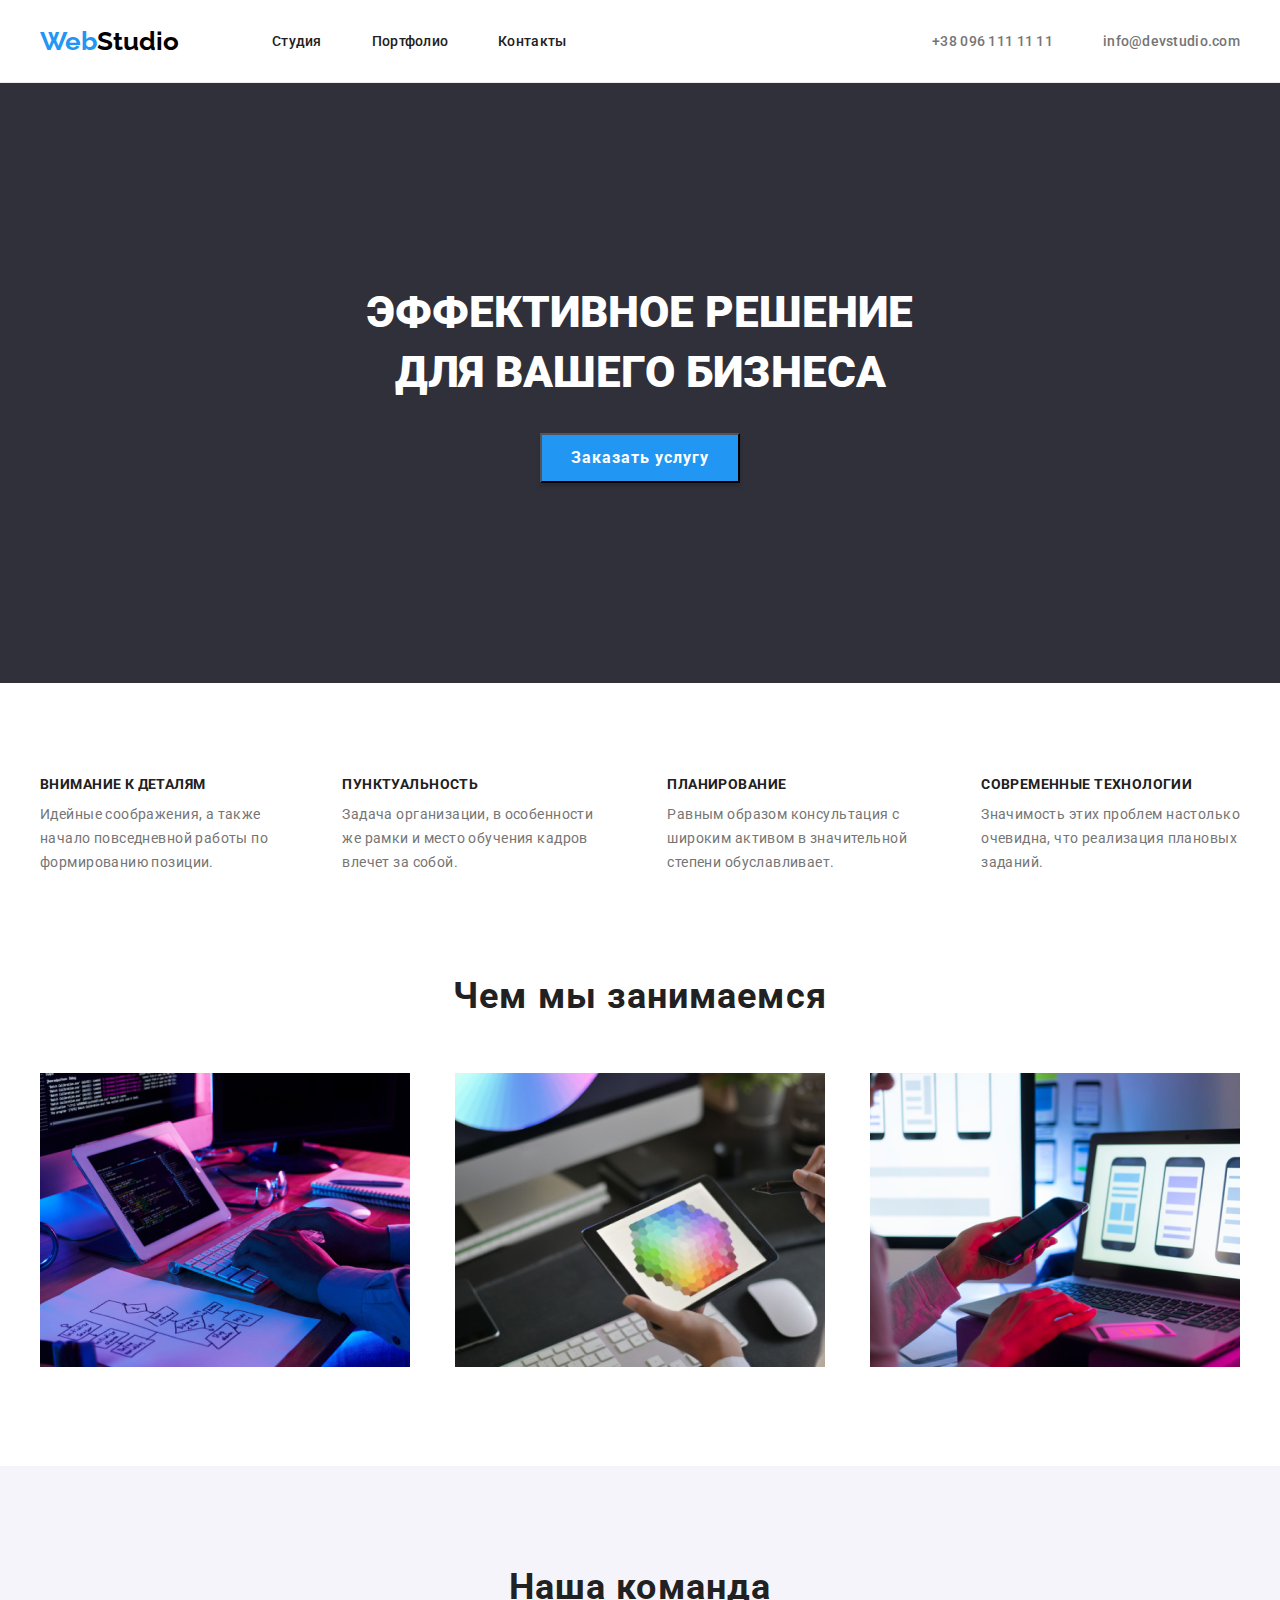
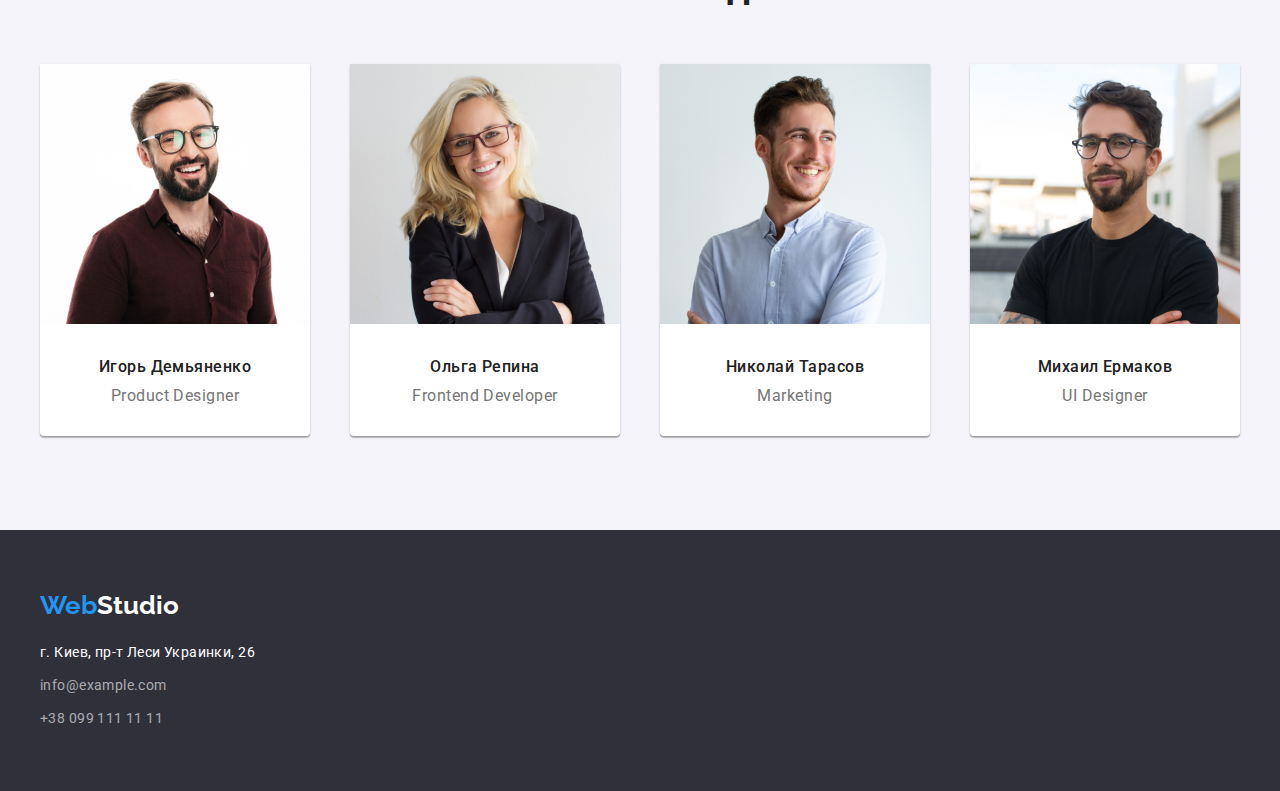
<file: index.html>
<!DOCTYPE html>
<html lang="en">
<head>
    <link rel="stylesheet" href="css/style.css">
    <meta charset="UTF-8">
    <meta http-equiv="X-UA-Compatible" content="IE=edge">
    <meta name="viewport" content="width=device-width, initial-scale=1.0">
    <title>WebStudio</title>
    <link rel="preconnect" href="https://fonts.googleapis.com">
    <link rel="preconnect" href="https://fonts.gstatic.com" crossorigin>
    <link href="https://fonts.googleapis.com/css2?family=Roboto:wght@400;500;700;900&display=swap" rel="stylesheet">
    <link rel="preconnect" href="https://fonts.googleapis.com">
    <link rel="preconnect" href="https://fonts.gstatic.com" crossorigin>
    <link href="https://fonts.googleapis.com/css2?family=Raleway:wght@700&display=swap" rel="stylesheet">
    <link rel="stylesheet" href="./css/modern-normalize.css">
    <link rel="stylesheet" href="./css/style.css">
</head>
<body>
    
    <header class="top-line">
        <div class="conteiner">
        
        <nav class="main-nav">
            
            <a href="/" class="logo">
            <span class="logo-web">Web</span>Studio
            </a>
            

            
            <ul class="site-nav">
                <li><a href="">Студия</a></li>
                <li><a href="./Portfolio.html">Портфолио</a></li>
                <li><a href="">Контакты</a></li>
            </ul>
            
            
            <ul class="adress-nav">
                <li class="tel"><a href="tel:+380961111111">+38 096 111 11 11</a></li>
                <li class="mail"><a href="mailto:info@devstudio.com">info@devstudio.com</a></li>
            </ul>
            

            </ul>


            </nav>
         </div>
    </header>
    


<main>


    <section class="section-hero">
    <h1 class="section-hero-busines"> ЭФФЕКТИВНОЕ РЕШЕНИЕ <br> ДЛЯ ВАШЕГО БИЗНЕСА </h1>
    <button class="button" type="button"> <a href="https://mozgarik.github.io/go-it"></a><span class="zakaz">Заказать услугу</span></a></button>
   
    </section>




   
<section class="section-quality"> 
    <div class="conteiner">
    <ul class="section-quality-list">
        <li>
            <h3>Внимание к деталям</h3>
            <p>Идейные соображения, а также <br> начало повседневной работы по <br> формированию позиции.</p>
        </li>
        <li>
            <h3>Пунктуальность</h3>
            <p>Задача организации, в особенности <br> же рамки и место обучения кадров <br> влечет за собой.</p>
        </li>
        <li>
            <h3>Планирование</h3>
            <p>Равным образом консультация с <br> широким активом в значительной <br> степени обуславливает.</p>
        </li>
        <li>
            <h3>Современные технологии</h3>
            <p>Значимость этих проблем настолько <br> очевидна, что реализация плановых <br> заданий.</p>
        </li>
    </ul>
</div>
</section>





<section class="section-what-we-doing">
    <div class="conteiner">
    <h2 class="section-tittle">Чем мы занимаемся</h2>
     <ul>
     <li><img src="./img/studio/klava.jpg" width="370" height="294" alt="Клавиатура"></li>
     <li><img src="./img/studio/planshet.jpg" width="370" height="294" alt="Планешет"></li>
     <li><img src="./img/studio/telephone.jpg"  width="370" height="294" alt="Телефон" ></li>
     </ul>
    </div>
    </section>
    



  
    <section class="section-comand">
      <div class="conteiner"> 
    <h2 class="section-tittle">Наша команда</h2>
    <ul>
        <li>
        <img src="./img/studio/img.jpg" width="270" height="260" alt="Игорь">
            <div class="comand-list">
        <h3>Игорь Демьяненко</h3>
        <p>Product Designer</p>
            </div>
        </li>

        <li>
        <img src="./img/studio/img1.jpg" width="270" height="260" alt="Ольга">
        <div class="comand-list">
        <h3>Ольга Репина</h3>
        <p>Frontend Developer</p>
        </div>
        </li>
        <li>
        <img src="./img/studio/img2.jpg" width="270" height="260" alt="Николай">
        <div class="comand-list">
        <h3>Николай Тарасов</h3>
        <p>Marketing</p>
        </div>
        </li>
        <li>
        <img src="./img/studio/img3.jpg" width="270" height="260" alt="Михаил">
        <div class="comand-list">
        <h3>Михаил Ермаков</h3>
        <p>UI Designer</p>
        </div>
        </li>
    </ul>
     </div>
    </section>


</main>



<footer>
        <div class="conteiner">
        <div class="logo-footer">
        <a href="/" class="logo">
        </div>
            <span class="logo-web">Web</span><span class="logo-studio">Studio</span>
            </a>
         <address>
            <ul class="list">
                <li><a class="adress-adress" href="">г. Киев, пр-т Леси Украинки, 26</a>
                <li><a class="adress-mail" href="">info@example.com</a></li>
                <li><a class="adress-tel" href="">+38 099 111 11 11</a></li>
            
            </ul>
         </address>
        </div>
    </footer>


</body>
</html>
</file>
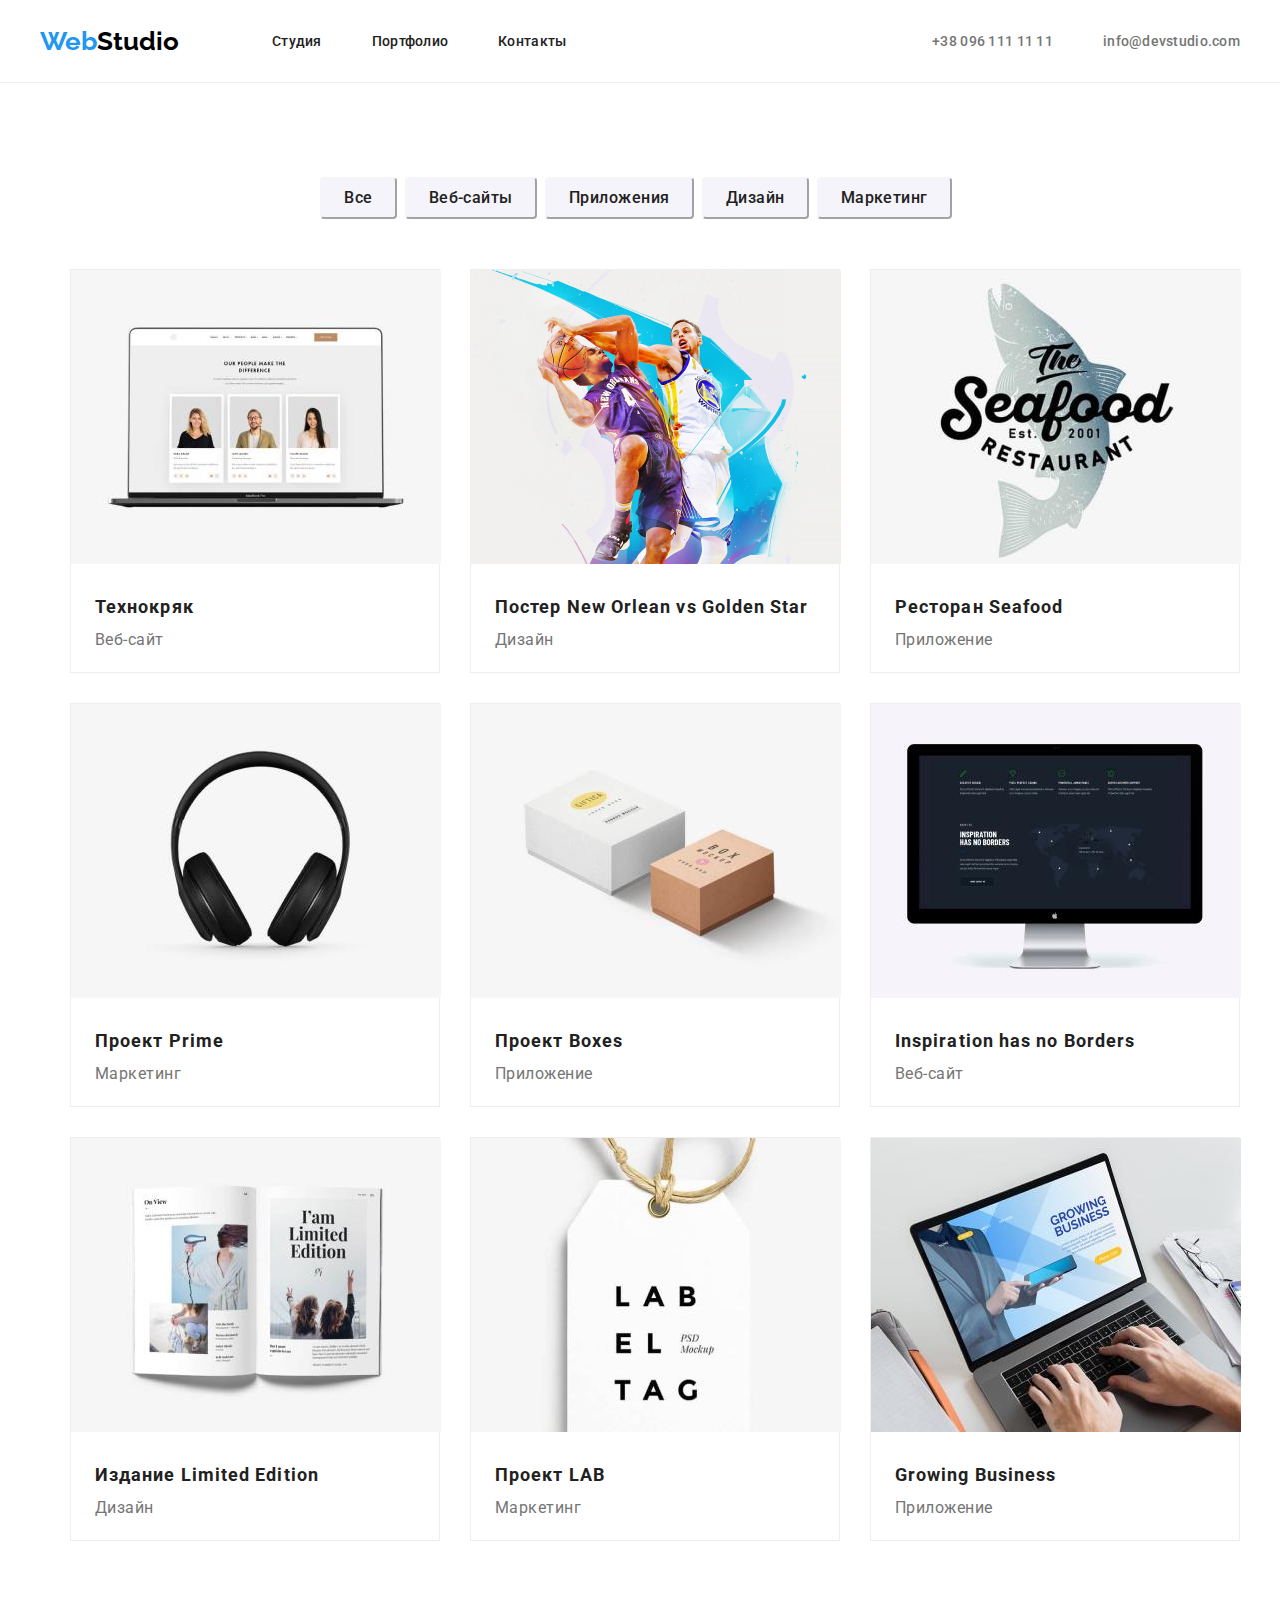
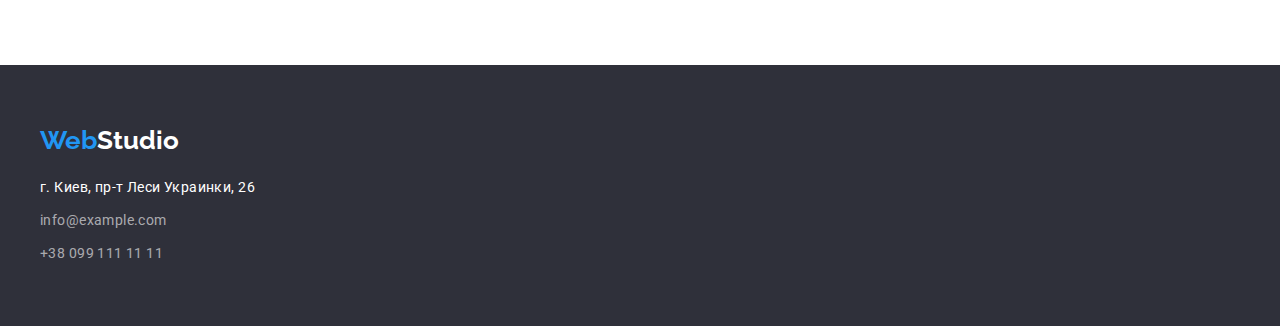
<file: Portfolio.html>
<!DOCTYPE html>
<html lang="en">
<head>
    <meta charset="UTF-8">
    <meta http-equiv="X-UA-Compatible" content="IE=edge">
    <meta name="viewport" content="width=device-width, initial-scale=1.0">
    <title>Портфолио</title>
    <link rel="preconnect" href="https://fonts.googleapis.com">
    <link rel="preconnect" href="https://fonts.gstatic.com" crossorigin>
    <link href="https://fonts.googleapis.com/css2?family=Roboto:wght@400;500;700;900&display=swap" rel="stylesheet">
    <link rel="preconnect" href="https://fonts.googleapis.com">
    <link rel="preconnect" href="https://fonts.gstatic.com" crossorigin>
    <link href="https://fonts.googleapis.com/css2?family=Raleway:wght@700&display=swap" rel="stylesheet">
    <link rel="stylesheet" href="./css/modern-normalize.css">
    <link rel="stylesheet" href="./css/style.css">
</head>


<header class="top-line">
    <div class="conteiner">

    <nav class="main-nav">
        
        <a href="/" class="logo">
        <span class="logo-web">Web</span>Studio
        </a>
        

        
        <ul class="site-nav">
            <li><a href="./index.html">Студия</a></li>
            <li><a href="">Портфолио</a></li>
            <li><a href="">Контакты</a></li>
        </ul>
        

        
        <ul class="adress-nav">
            <li class="tel"><a href="tel:+380961111111">+38 096 111 11 11</a></li>
            <li class="mail"><a href="mailto:info@devstudio.com">info@devstudio.com</a></li>
        </ul>
        

        </ul>


        </nav>
     </div>
</header>


<body>
    <section class="conteiner">
        <div class="section-portfolio"> 
        <ul class="button-filters">
            <li class="item"> <button class="filters-button" type="button">Все</button> </li>
            <li class="item"> <button class="filters-button" type="button">Веб-сайты</button> </li>
            <li class="item"> <button class="filters-button" type="button">Приложения</button> </li>
            <li class="item"> <button class="filters-button" type="button">Дизайн</button> </li>
            <li class="item"> <button class="filters-button" type="button">Маркетинг</button> </li>
        </ul>
        <ul class="images">
            <li class="box">
                <img 
                src="./img/portfolio/img.jpg" 
                alt="веб сайт технокряк"
                width="370"
                height="294">
                <div class="name">
                <h3>Технокряк</h3>
                <p>Веб-сайт</p>
                </div>
            </li>
            <li class="box">
                <img 
                src="./img/portfolio/img(1).jpg" 
                alt="постер"
                width="370"
                height="294">
                <div class="name">
                <h3>Постер New Orlean vs Golden Star</h3>
                <p>Дизайн</p>
                </div>
            </li>
            <div class="box-not">
            <li class="box">
                <img 
                src="./img/portfolio/img(2).jpg" 
                alt="Приложение"
                width="370"
                height="294">
                <div class="name">
                <h3>Ресторан Seafood</h3>
                <p>Приложение</p>
                </div>
            </li>
            </div>
            <li class="box">
                <img 
                src="./img/portfolio/img3(3).jpg" 
                alt="Наушники"
                width="370"
                height="294">
                <div class="name">
                <h3>Проект Prime</h3>
                <p>Маркетинг</p>
                </div>
            </li>
            <li class="box">
                <img 
                src="./img/portfolio/img(4).jpg" 
                alt="коробки"
                width="370"
                height="294">
                <div class="name">
                <h3>Проект Boxes</h3>
                <p>Приложение</p>
                </div>
            </li>
            <div class="box-not">
            <li class="box">
                <img 
                src="./img/portfolio/img(5).jpg" 
                alt="Веб-сайт"
                width="370"
                height="294">
                <div class="name">
                <h3>Inspiration has no Borders</h3>
                <p>Веб-сайт</p>
                </div>
            </li>
            </div>
            <li class="box">
                <img 
                src="./img/portfolio/img(6).jpg" 
                alt="книга"
                width="370"
                height="294">
                <div class="name">
                <h3>Издание Limited Edition</h3>
                <p>Дизайн</p>
                </div>
            </li>
            <li class="box">
                <img 
                src="./img/portfolio/img(7).jpg" 
                alt="бирка"
                width="370"
                height="294">
                <div class="name">
                <h3>Проект LAB</h3>
                <p>Маркетинг</p>
            </div>
            </li>
            <div class="box-not">
            <li class="box">
                <img 
                src="./img/portfolio/img(8).jpg" 
                alt=""
                width="370"
                height="294">
                <div class="name">
                <h3>Growing Business</h3>
                <p>Приложение</p>
            </div>
            </li>
            </div>
        </ul>
    </div>
    </section>


    
<footer>
    <div class="conteiner">
        <div class="logo-footer">
            <a href="/" class="logo">
                <span class="logo-web">Web</span><span class="logo-studio">Studio</span>
            </a>
         </div>

         <address>
                <ul class="list">
                    <li><a class="adress-adress" href="">г. Киев, пр-т Леси Украинки, 26</a>
                    <li><a class="adress-mail" href="">info@example.com</a></li>
                    <li><a class="adress-tel" href="">+38 099 111 11 11</a></li>
            
                </ul>
         </address>
    </div>
    </footer>
</body>
</html>
</file>
<file: css/style.css>
:root {
    --brand-color: #ffffff;
    --hover-color: #2196F3;
    --additional-color: #757575;
    --title-color: #212121;

  }

  body,
  h1,
  h2,
  h3,
  h4,
  p,
  ul,
  ol,
  li {
    margin: 0;
  }

body {
    margin: 0px 0px 0px 0px;
    color: var(--additional-color);
    font-family: Roboto, sans-seri;
}

a {
    text-decoration: none;
}

ul {
    list-style: none;
    margin-top: 0px;
    margin-bottom: 0px;
    padding: 0px 0px 0px 0px;
}

.top-line {
    border-bottom: 1px solid #ECECEC;
}

.logo {
    font-family: Raleway;
    font-weight: bold;
    font-size: 26px;
    line-height: 1.19;
    color: #000000;
}

.logo-web {
   color: var(--hover-color);
}



.conteiner {
 width: 1200px;
 margin: 0px auto;
 padding: 0px 0px;
}
/* top-line */



.site-nav {
    display: flex;
    margin-left: 93px;
}

.site-nav li {
display: block;
padding-top: 32px;
padding-bottom: 32px;
}

.site-nav li:not(:last-child) {
    margin-right: 50px;
}

.adress-nav {
    display: flex;
    margin-left: auto;
}

.adress-nav li+li {
    margin-left: 50px;
}

.main-nav {
    display: flex;
    align-items: center;
}

/* site nav */

.adress-nav-block {
    padding: 93px;
}

.site-nav a {
    font-family: Roboto;
font-weight: 500;
font-size: 14px;
line-height: 1.14;
letter-spacing: 0.02em;
color: var(--title-color);
}
.site-nav a:hover,
.site-nav a:focus {
    color: var(--hover-color)
}
/* adress nav */


.adress-nav a {
    font-family: Roboto;
font-weight: 500;
font-size: 14px;
line-height: 1,14;
letter-spacing: 0.02em;

color: var(--additional-color);
}

.adress-nav a:hover,
.adress-nav a:focus {
    color: var(--hover-color);
}

/* section-1 */

.section-hero {
    margin-left: auto;
    margin-right: auto;
    background: #2F303A;
    text-align: center;
    padding-top: 200px;
    padding-bottom: 200px;
}
/* tittle */

.section-hero-busines {
font-family: Roboto;
font-weight: 900;
font-size: 44px;
line-height: 1.36;
text-align: center;
color: var(--brand-color);
}
    /* button */
.button {
 min-width: 200px;
height: 50px;    
background: var(--hover-color);
box-shadow: 0px 4px 4px rgba(0, 0, 0, 0.15);
margin-top: 30px;
}
    /* text */

.zakaz {
    font-family: Roboto;
    font-weight: bold;
    font-size: 16px;
    line-height: 1.87;
    
    align-items: center;
    letter-spacing: 0.06em;
    
    color: var(--brand-color);
}

/* section quality */

.section-quality {
    padding-top: 94px;
}

.section-quality ul {
    display: flex;
    justify-content: space-between;
}


.section-quality h3 {
font-weight: bold;
font-size: 14px;
line-height: 1.14;
letter-spacing: 0.03em;
text-transform: uppercase;
color: var(--title-color);
}

.section-quality p {
margin-top: 10px;
font-size: 14px;
line-height: 1.71;
letter-spacing: 0.03em;
color: var(--additional-color);
}

.section-tittle {
font-weight: bold;
font-size: 36px;
line-height: 1.51;
letter-spacing: 0.03em;
color: var(--title-color);
}

/* section-3 */

.section-what-we-doing {
padding-top: 94px;
padding-bottom: 94px;
}

.section-what-we-doing ul {
    margin-top: 50px;
    display: flex;
    justify-content: space-between;
}


.section-what-we-doing h2 {
    text-align: center;
}
 
/* section-4 */

.comand-list {
    padding-top: 30px;
    padding-bottom: 30px;
}

.section-comand {
    background: #F5F4FA;
    padding-top: 94px;
    padding-bottom: 94px;
}

.section-comand h2 {
    text-align: center;

}

.section-comand h3 {
font-weight: 500;
font-size: 16px;
line-height: 1.18;
letter-spacing: 0.03em;
color: var(--title-color);
text-align: center;
}

.section-comand ul {
    display: flex;
    justify-content: space-between;
    margin-top: 50px;
}

.section-comand li {
    background: #FFFFFF;
/* material shadow v1 */

box-shadow: 0px 1px 3px rgba(0, 0, 0, 0.12), 0px 1px 1px rgba(0, 0, 0, 0.14), 0px 2px 1px rgba(0, 0, 0, 0.2);
border-radius: 0px 0px 4px 4px;
}

.section-comand p {
    font-family: Roboto;
font-size: 16px;
line-height: 1.18;
letter-spacing: 0.03em;
color: var(--additional-color);
text-align: center;
margin-top: 10px;
}

/* footer */

footer {
    padding-top: 60px;
    padding-bottom: 60px;
}

footer {
    background: #2F303A;
}

footer ul {
    margin-top: 20px;
}

.list li:not(:first-child) {
    margin-top: 9px;
}

.logo-studio {
    color: var(--brand-color);
}


.adress-mail {
    font-size: 14px;
    line-height: 1.71;
    font-style: normal;
    letter-spacing: 0.03em;
    
    color: rgba(255, 255, 255, 0.6);
}

.adress-tel {
    font-size: 14px;
    line-height: 1.71;
    font-style: normal;
    letter-spacing: 0.03em;
    
    color: rgba(255, 255, 255, 0.6);
}

.adress-adress {
font-size: 14px;
line-height: 1.71;
font-style: normal;
letter-spacing: 0.03em;
color: var(--brand-color);
}

/* Page-2-portfolio */

/* Section-1 */

.section-portfolio {
    padding-top: 94px;
    padding-bottom: 94px;
}

.button-filters {
    display: flex;
    justify-content: center;
    margin-bottom: 50px;
}

.section-portfolio .name {
    padding: 20px 24px;
}

.images li {
 margin-left: 30px;
 margin-bottom: 30px;
}


.images {
    display: flex;    
    flex-wrap: wrap;
}

.button-filters .item {
    margin-right: 8px;
}

.filters-button {
background: #F5F4FA;
border-radius: 4px;
}

.filters-button {
    font-family: Roboto;
    font-weight: 500;
    font-size: 16px;
    line-height: 1.62;
    
    text-align: center;
    letter-spacing: 0.03em;
    
    color: var(--title-color);
    border-radius: 4px;
    border-color: #F5F4FA;
    padding: 6px 22px;
    display: inline-block;
}

.filters-button:hover,
.filters-button:focus {
    background: var(--hover-color);
    box-shadow: 0px 3px 1px rgba(0, 0, 0, 0.1), 0px 1px 2px rgba(0, 0, 0, 0.08), 0px 2px 2px rgba(0, 0, 0, 0.12);
    border-radius: 4px;
    border-color: #F5F4FA;
    cursor: pointer;
}

.filters-button:hover,
.filters-button:focus {
    font-family: Roboto;;
font-weight: 500;
font-size: 16px;
line-height: 1.62;

text-align: center;
letter-spacing: 0.03em;


color: var(--brand-color);
cursor: pointer;
}

/* box */
.box {
    background: var(--brand-color);
    border: 1px solid #EEEEEE;
    box-sizing: border-box;
    width: 370px;
height: 404px;
}

.box h3 {
    font-family: Roboto;
font-weight: bold;
font-size: 18px;
line-height: 2;
/* identical to box height, or 200% */
letter-spacing: 0.06em;
color: #212121;
}

.box p {
    font-family: Roboto;
font-size: 16px;
line-height: 1.87;
/* identical to box height, or 187% */

letter-spacing: 0.03em;

color: var(--additional-color);
}
</file>
